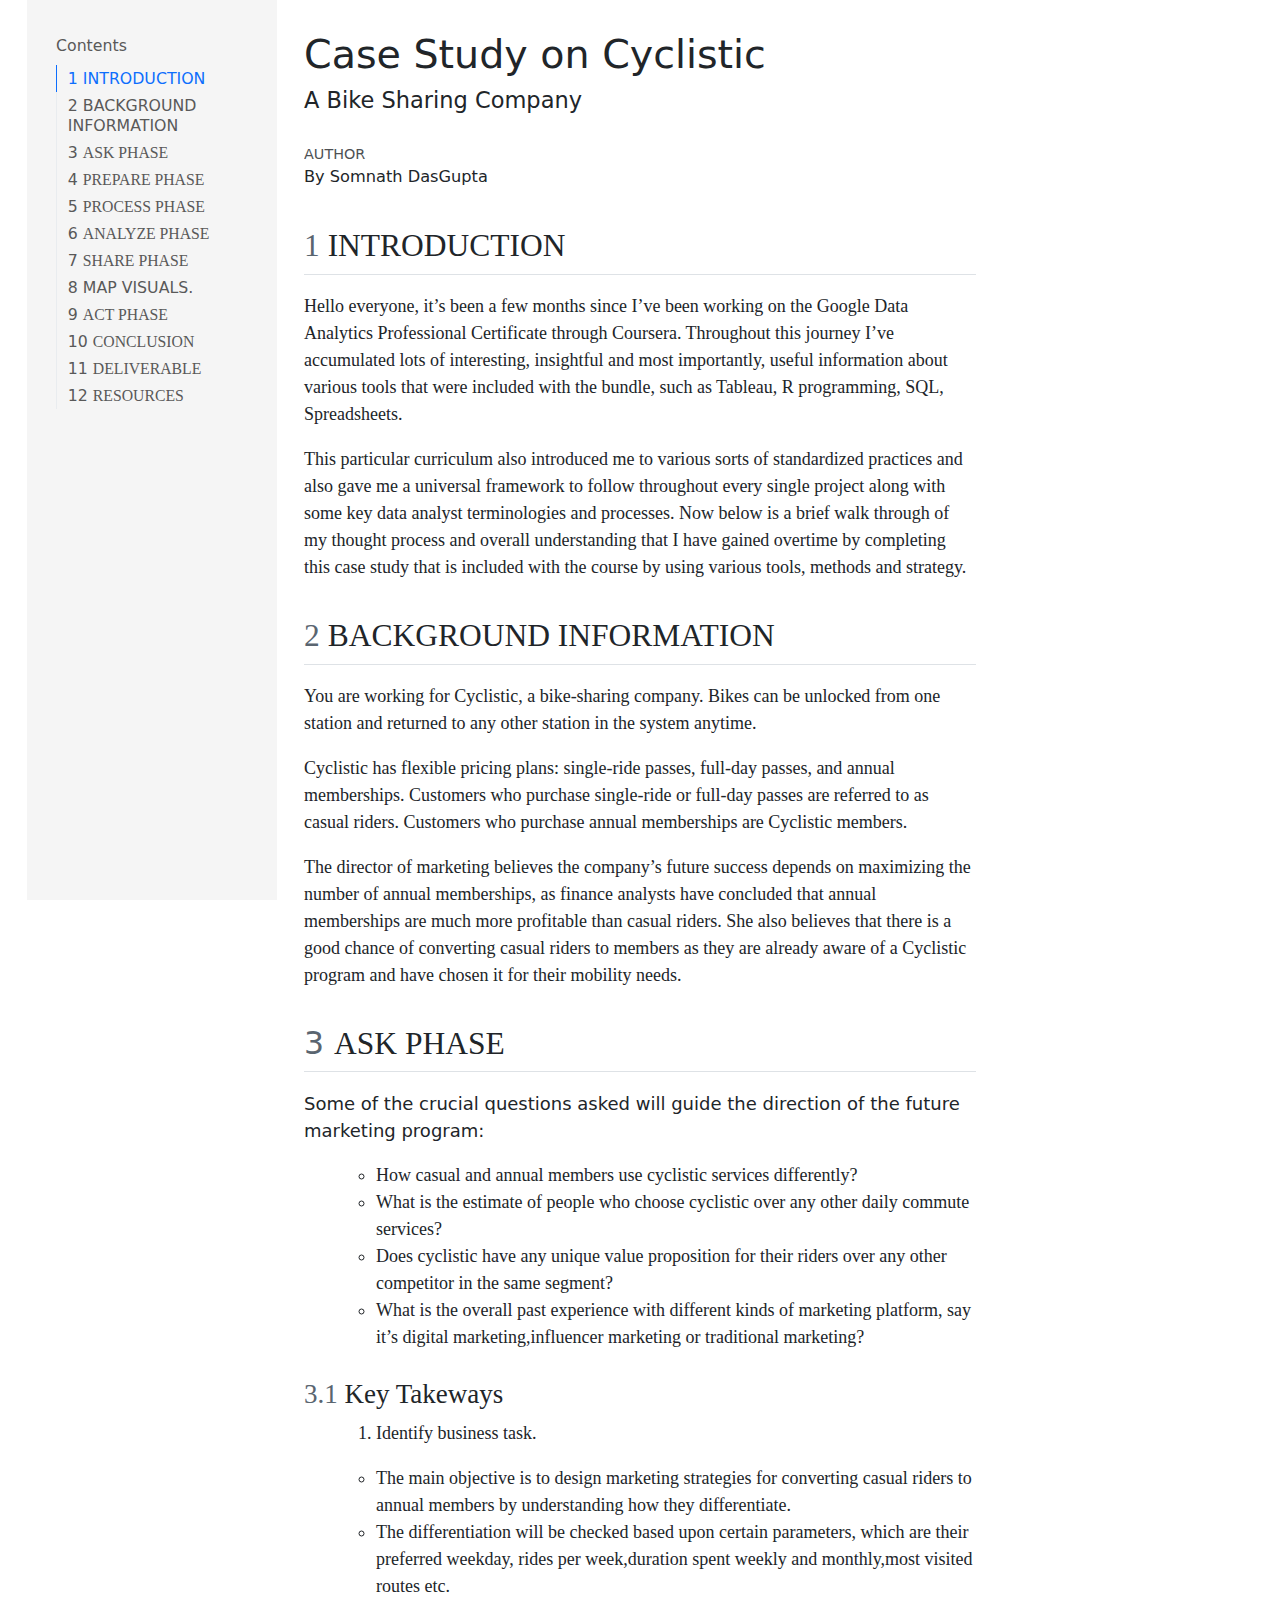
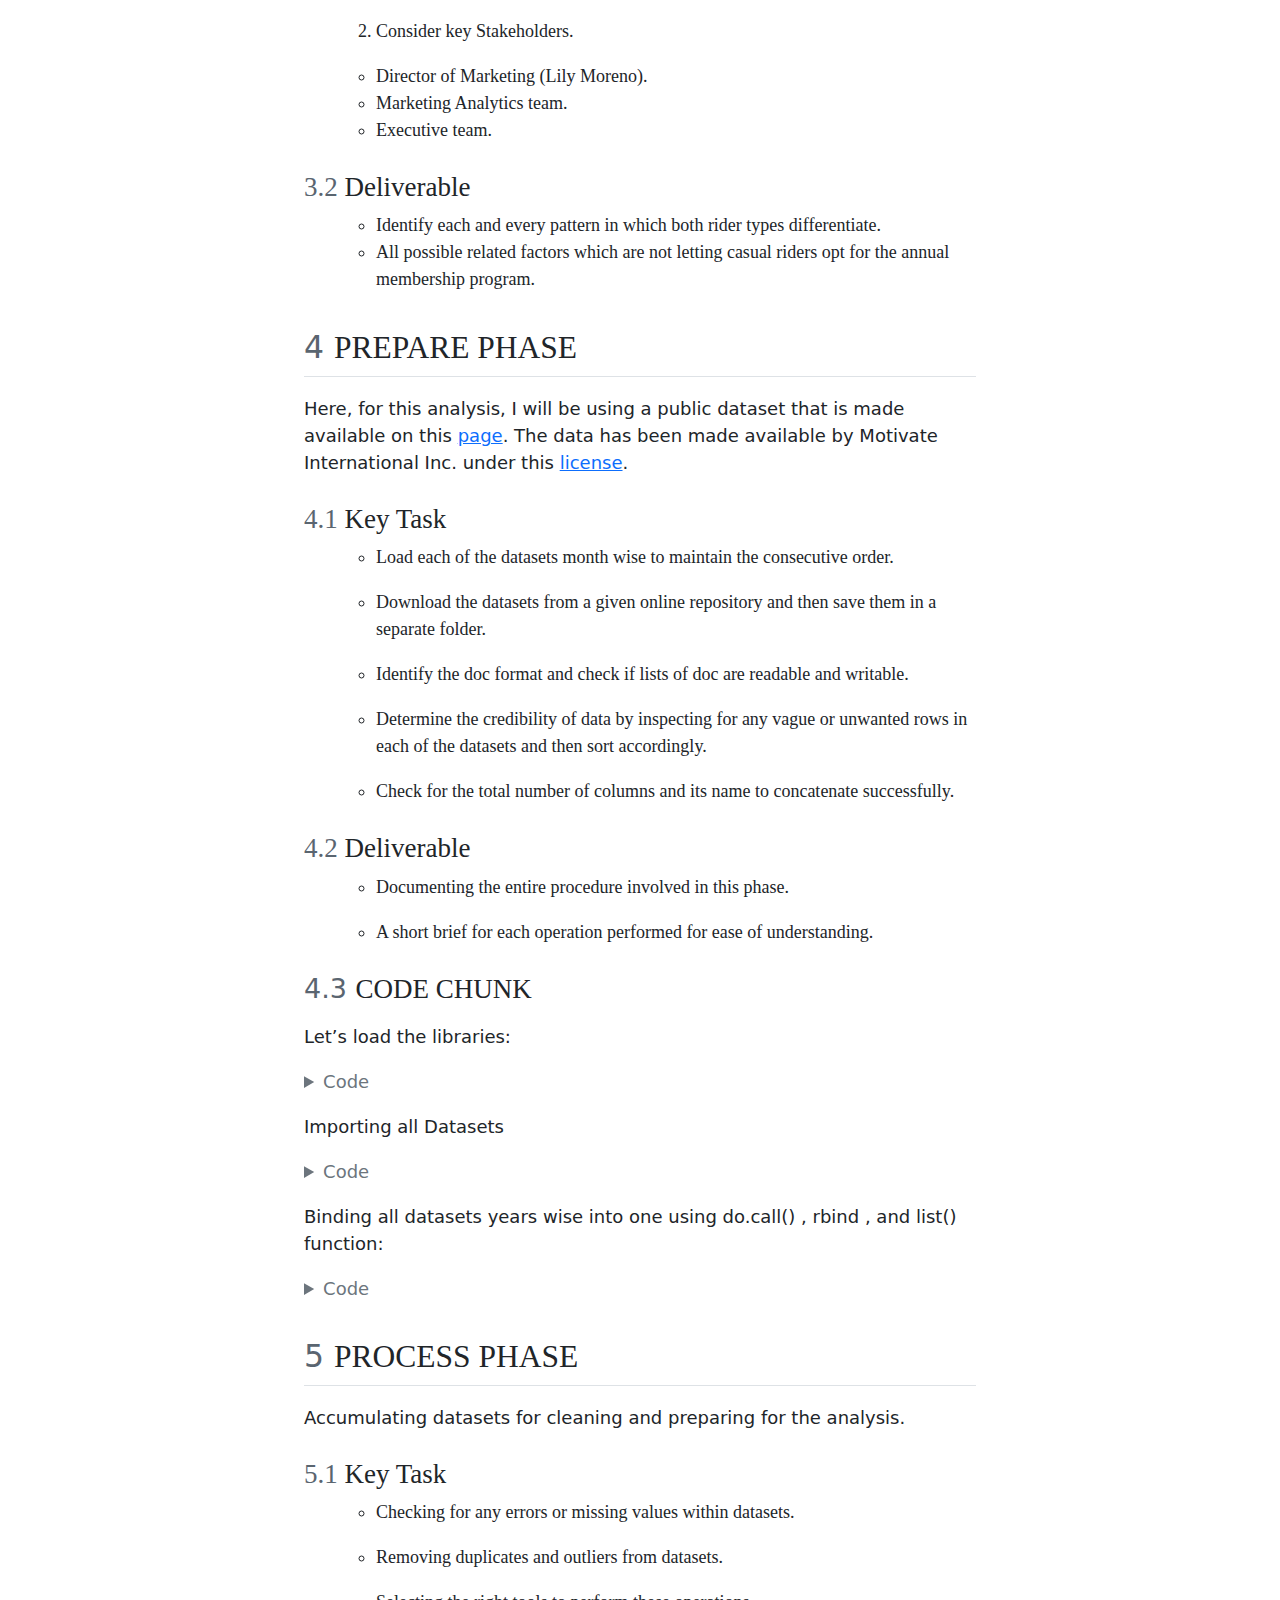
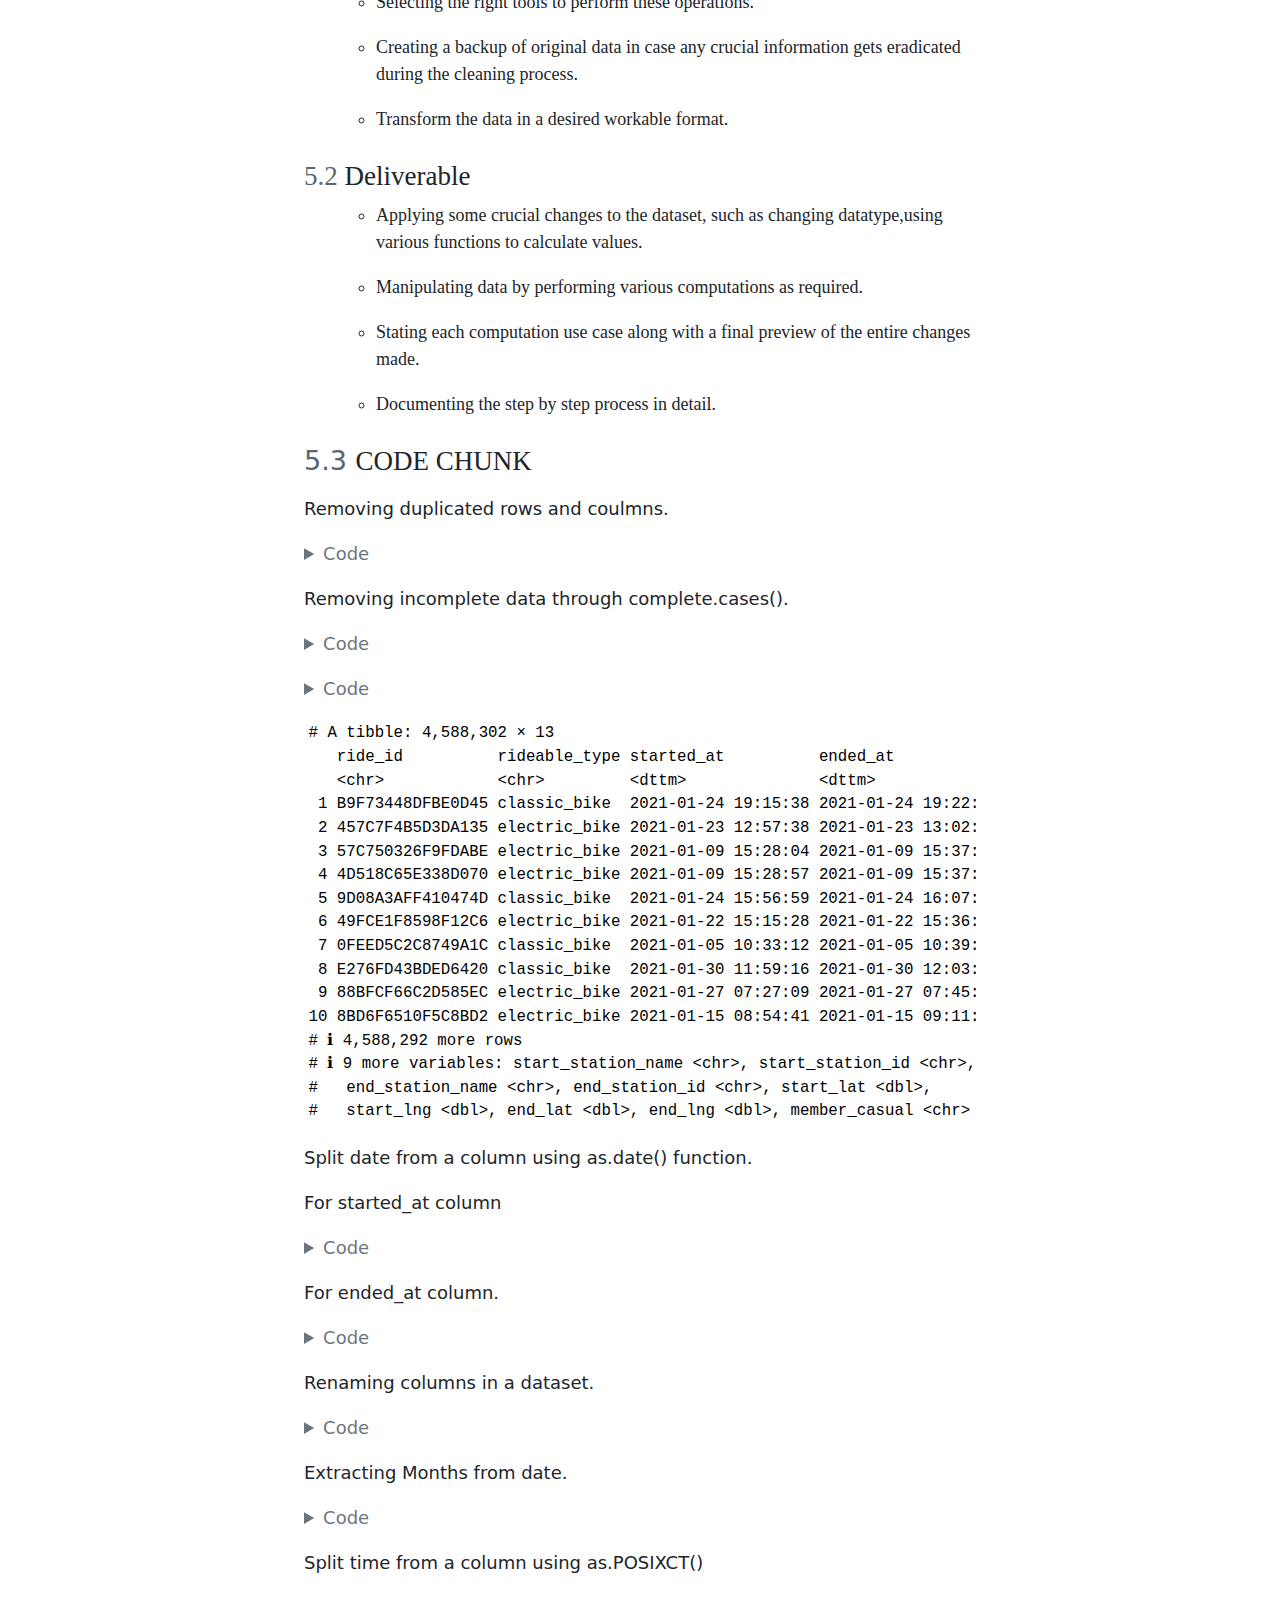
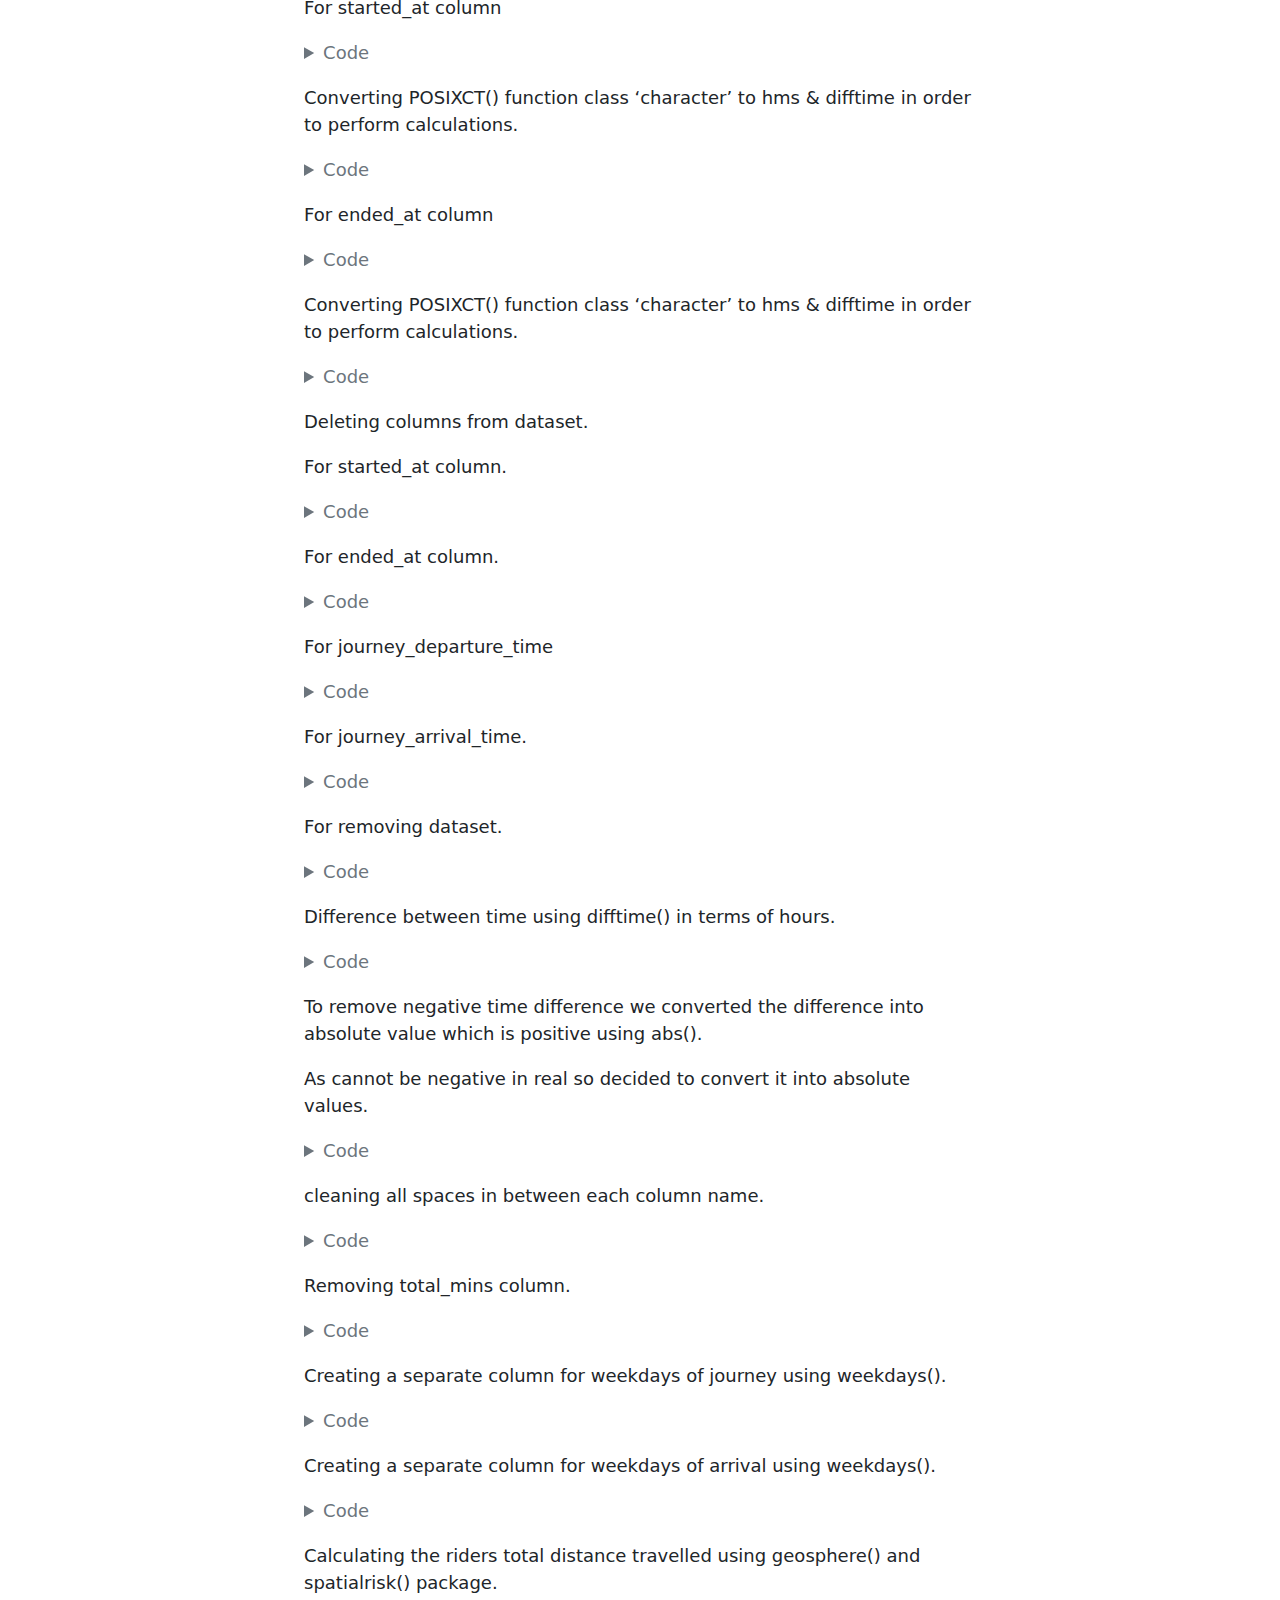
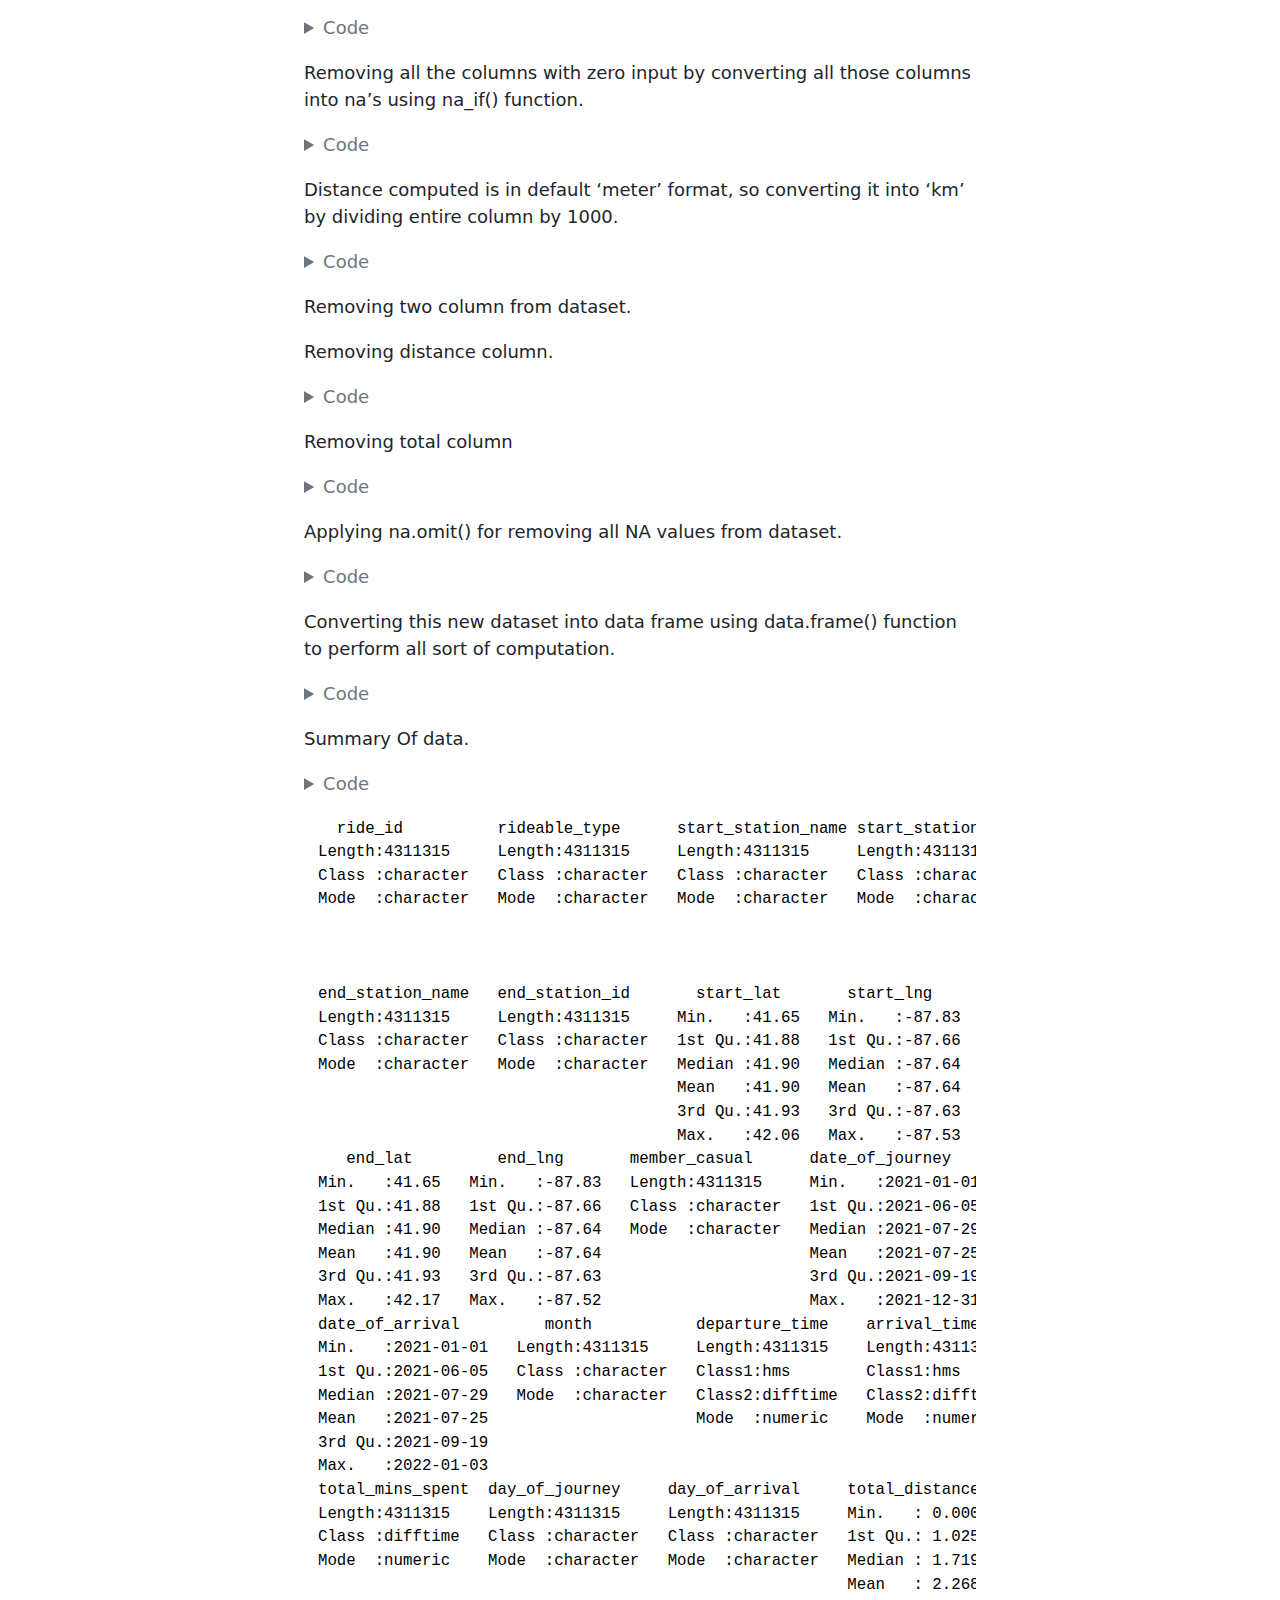
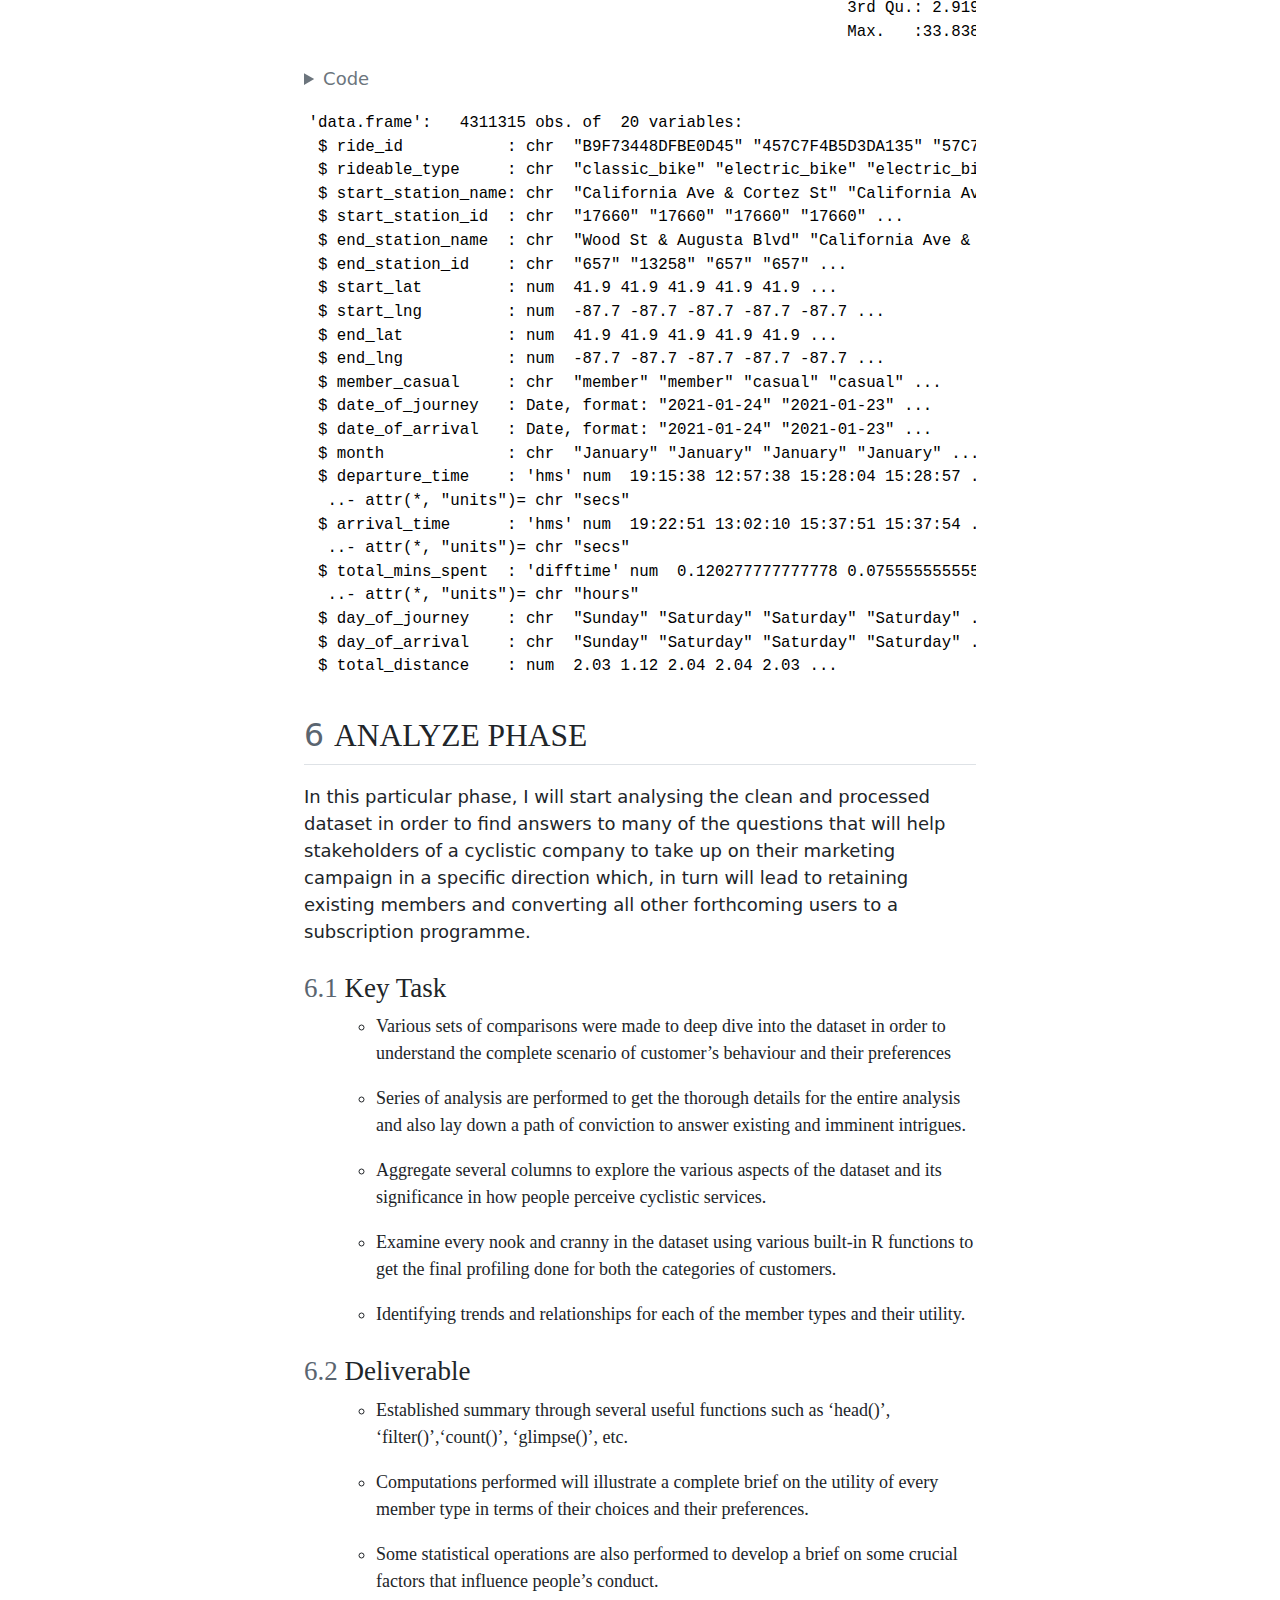
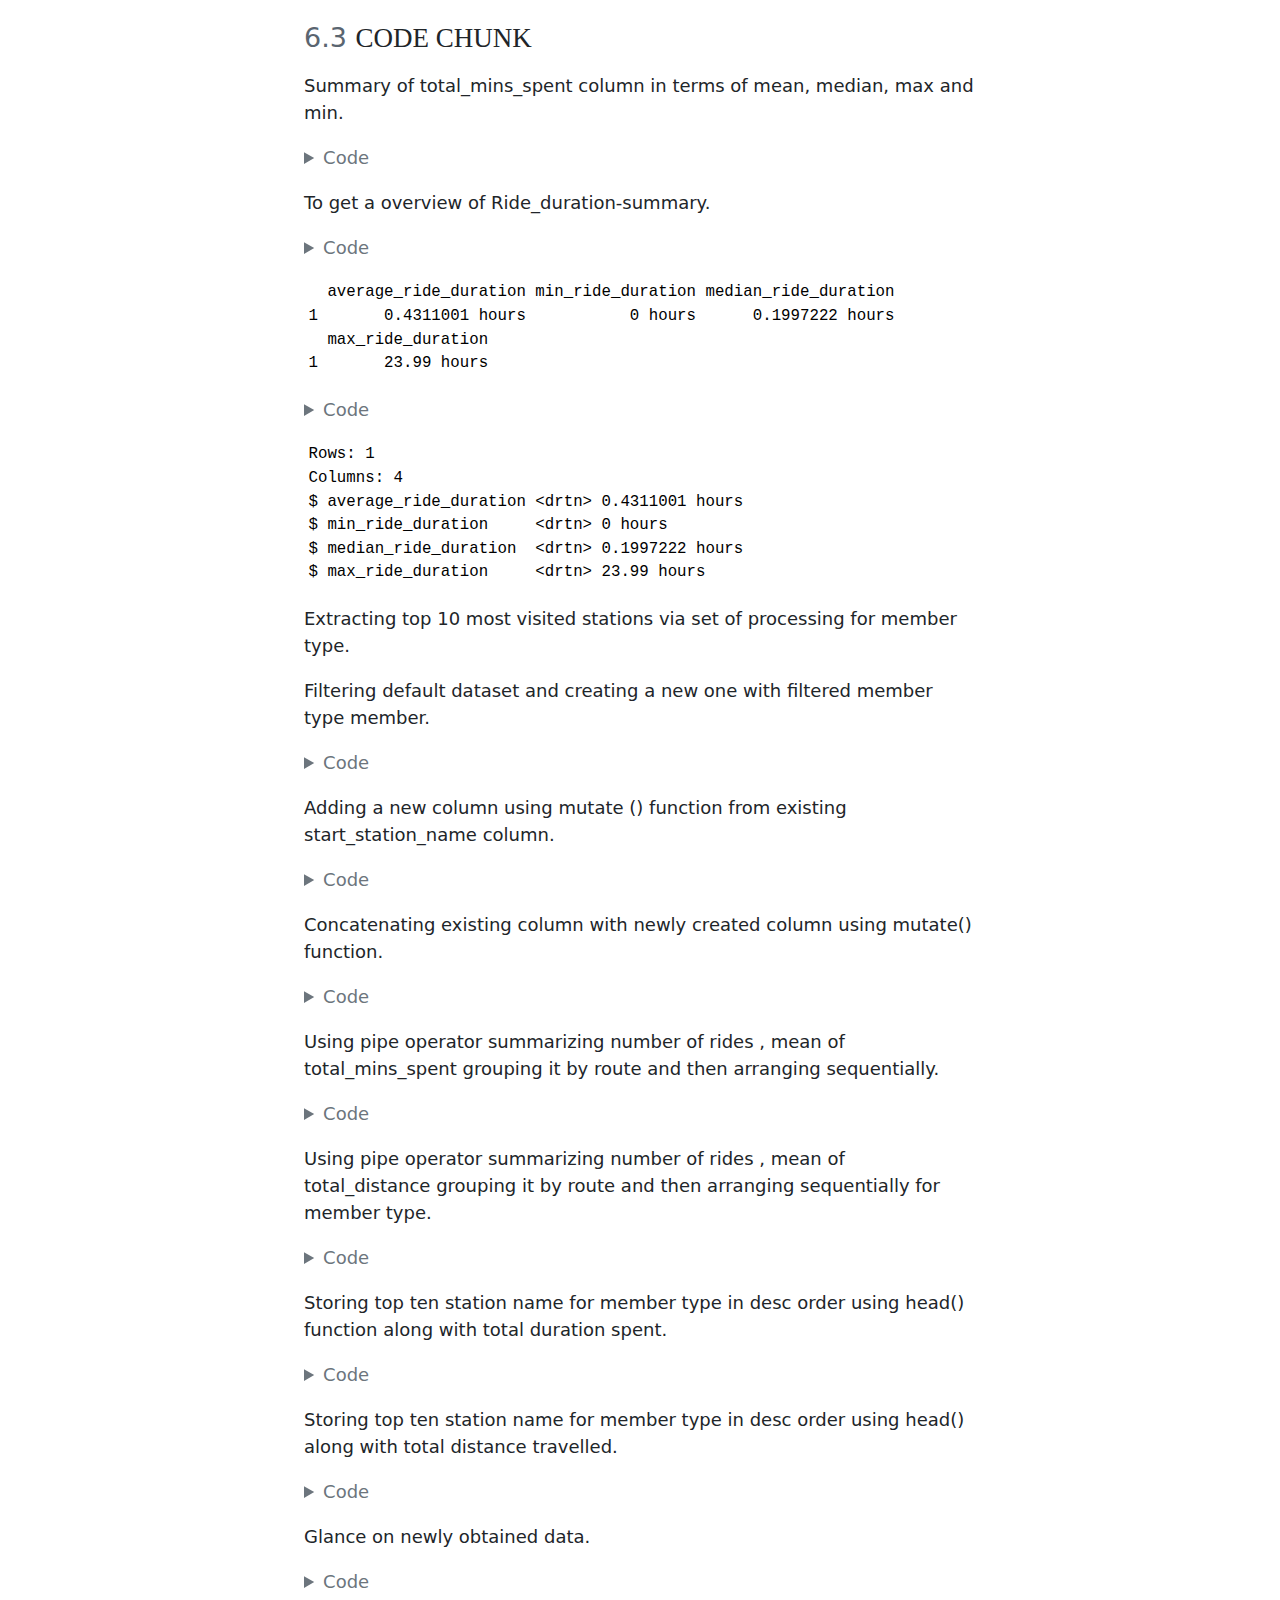
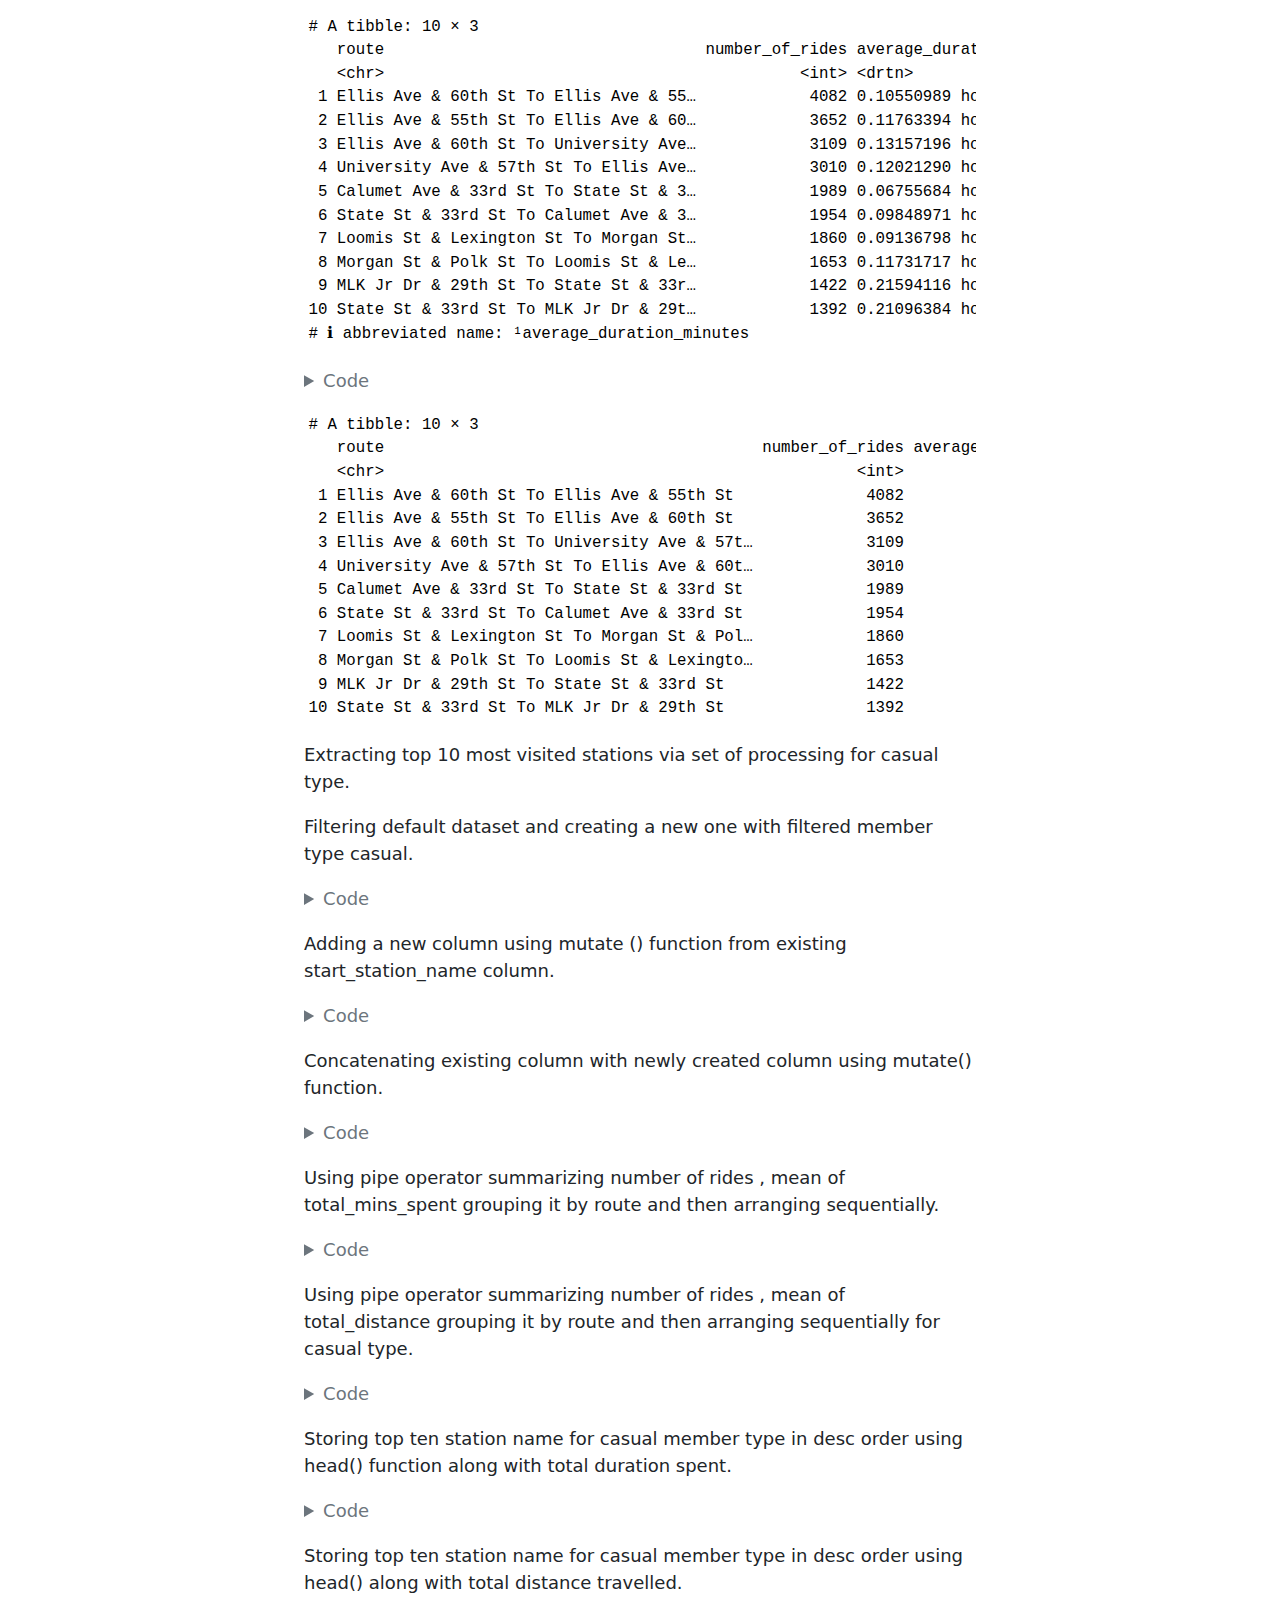
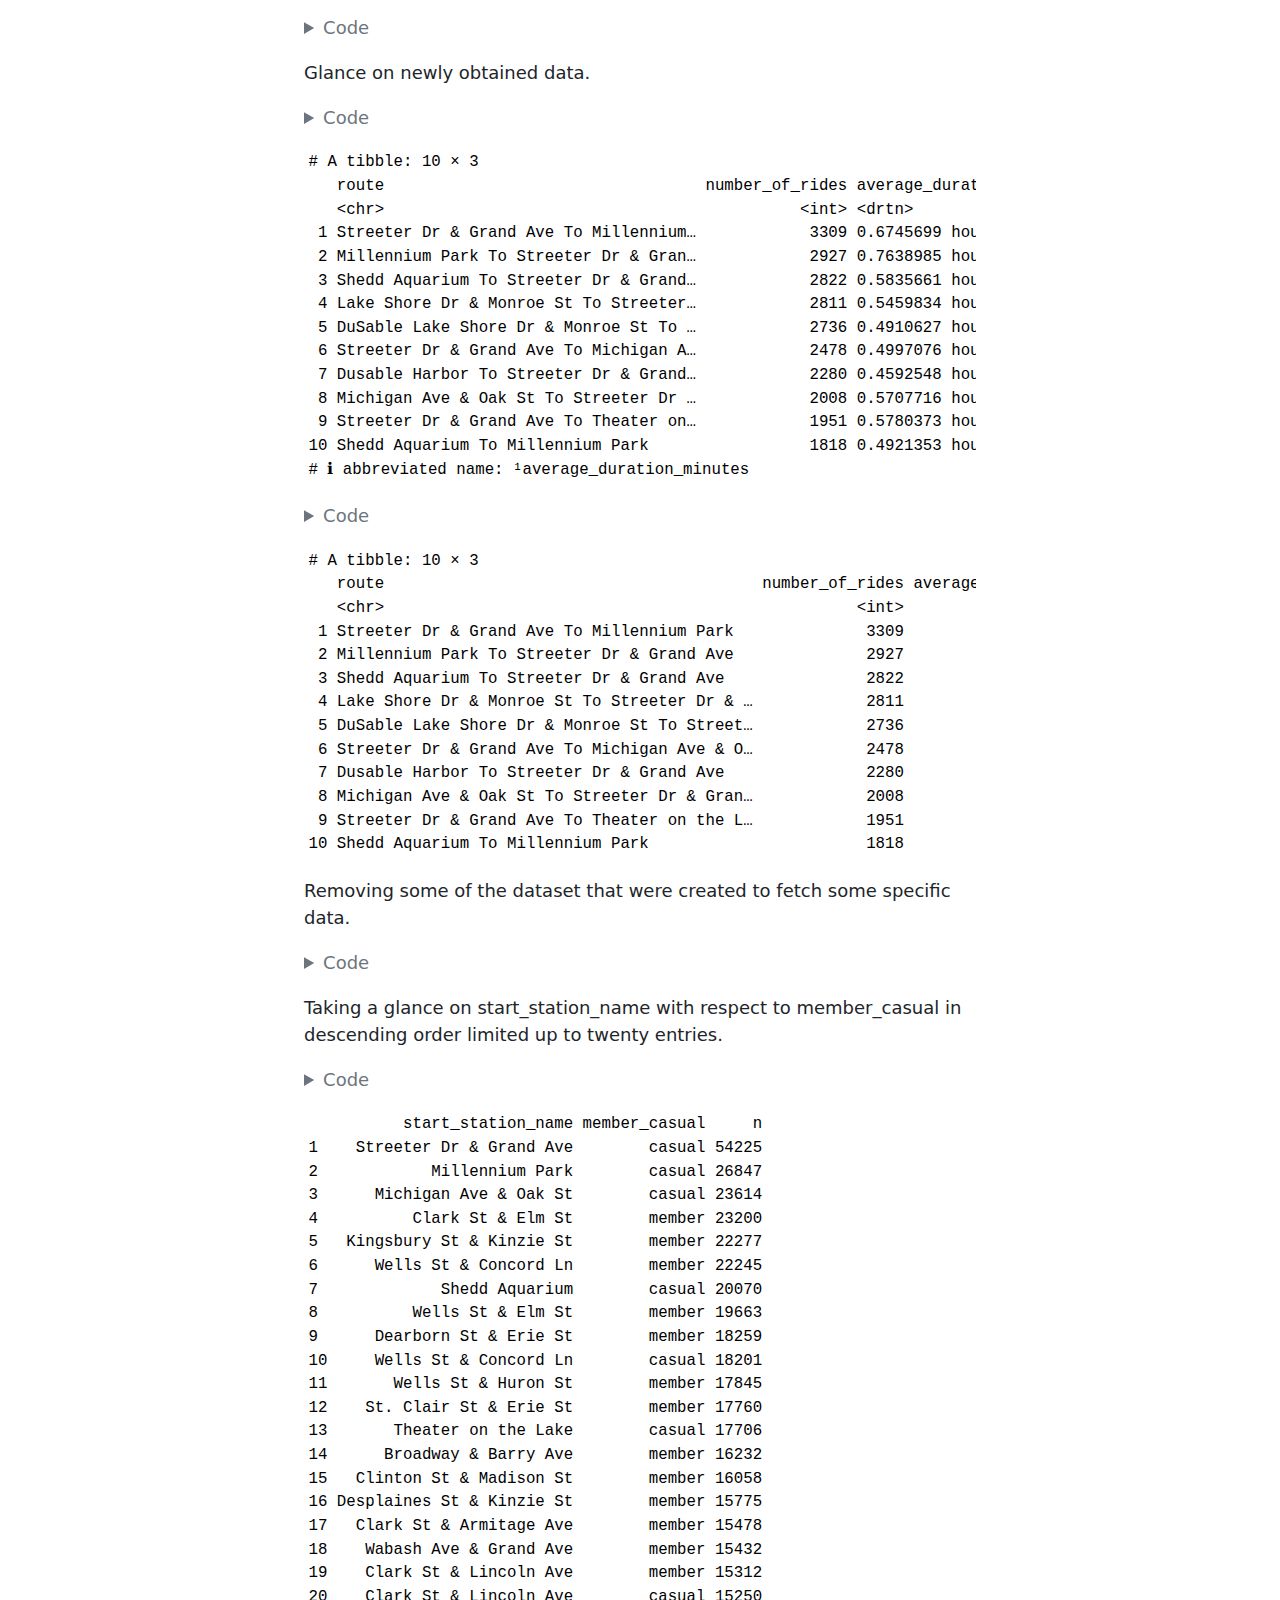
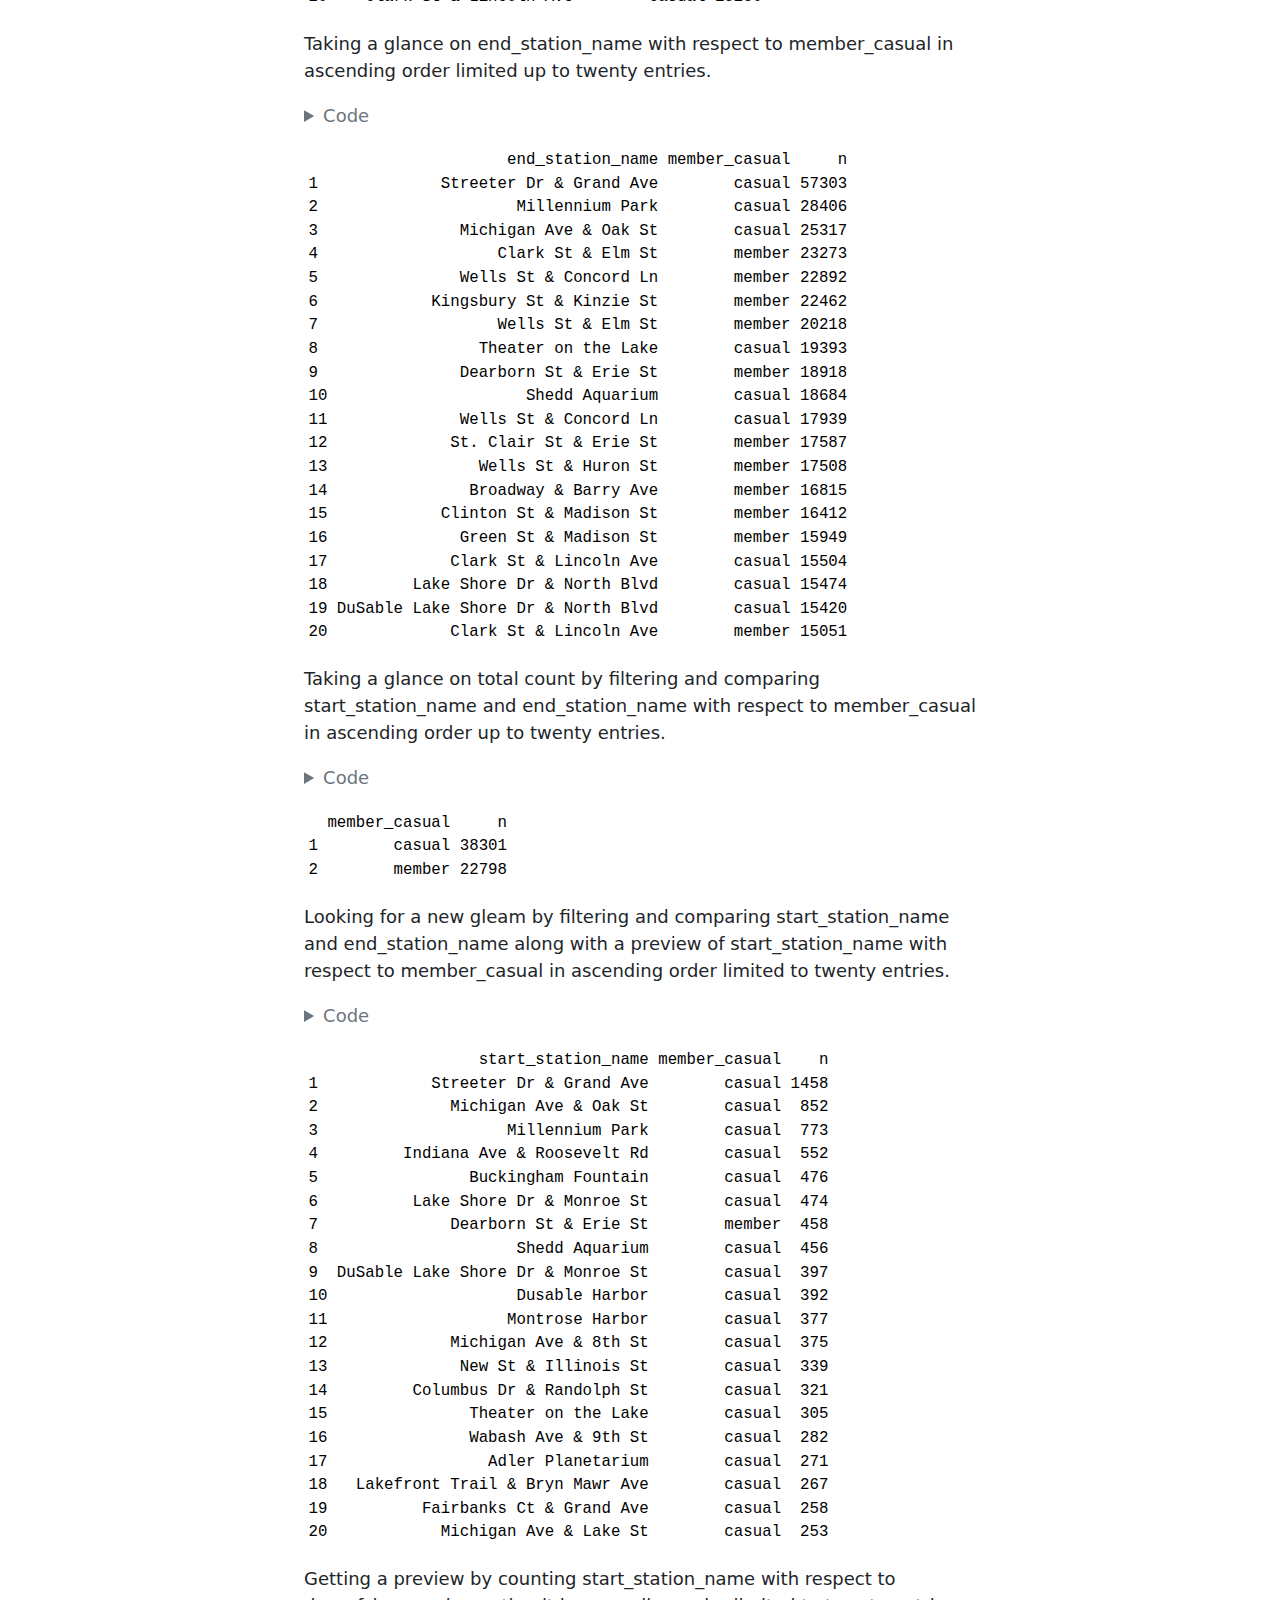
<file: docs/index.html>
<html xmlns="http://www.w3.org/1999/xhtml">    
  <head>      
    <title>Redirect to Cyclistic.html</title>      
    <meta http-equiv="refresh" content="0;URL='Cyclistic.html'" />    
  </head>    
  <body> 
  </body>  
</html>
</file>
